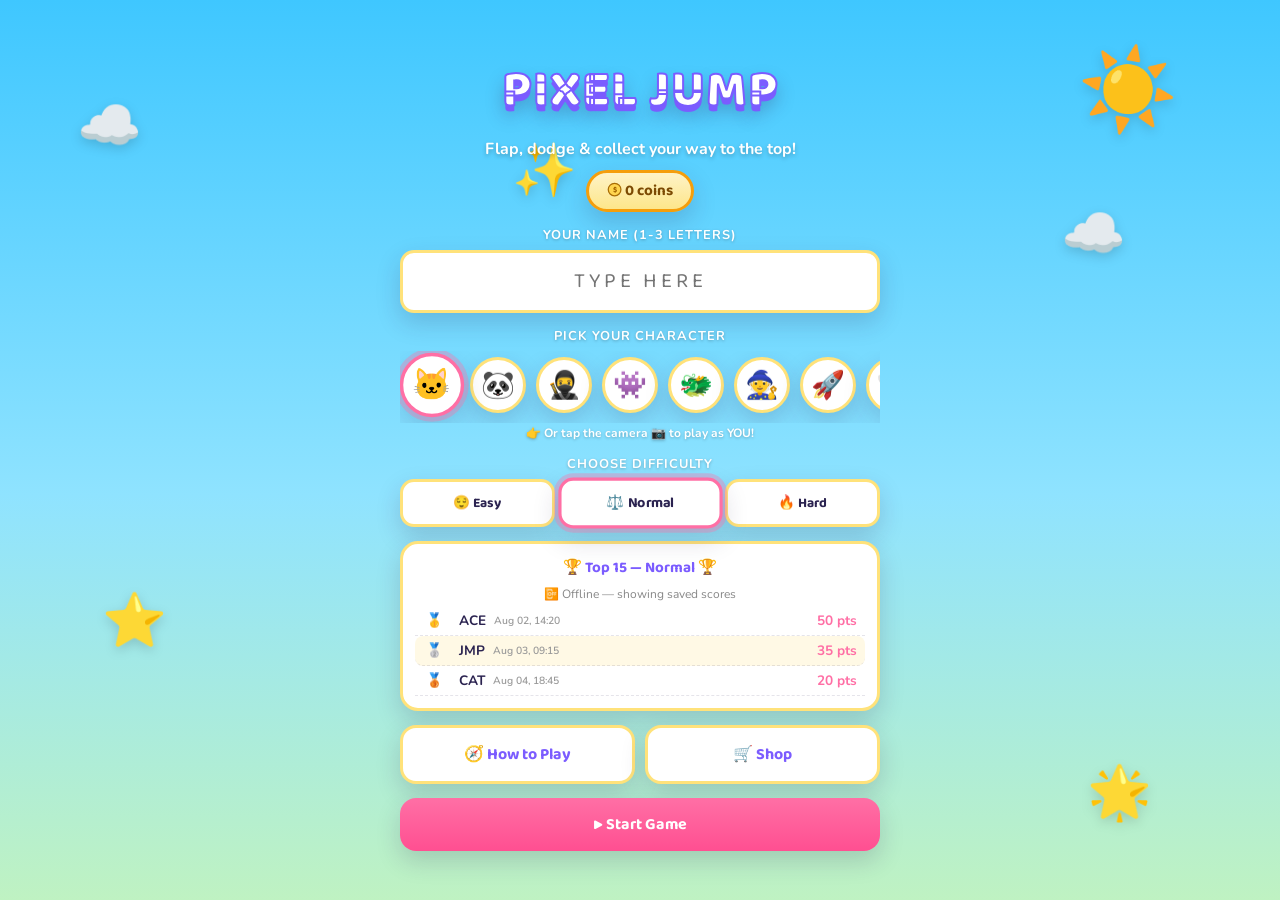
<file: index.html>
<!DOCTYPE html>
<html lang="en">
<head>
  <meta charset="UTF-8">
  <!--
    Viewport is locked to device width with no pinch-zoom so the game
    behaves like a native app on phones/tablets. `viewport-fit=cover`
    lets us pad around iPhone notches/home-indicators via CSS safe-area
    variables in style.css.
  -->
  <meta name="viewport" content="width=device-width, initial-scale=1.0, maximum-scale=1.0, user-scalable=no, viewport-fit=cover">
  <meta http-equiv="Cache-Control" content="no-cache, no-store, must-revalidate">
  <meta http-equiv="Pragma" content="no-cache">
  <meta http-equiv="Expires" content="0">
  <meta name="theme-color" content="#3fc7ff">
  <meta name="description" content="PixelJump - a bright, bouncy flap-and-dodge adventure for kids!">
  <title>PixelJump - v3.0.01</title>

  <!--
    =====================================================================
    AI / DEVELOPER EDITING REQUIREMENT
    =====================================================================
    Any assistant or developer that edits THIS FILE must bump the version
    in TWO places every time a change is made:
      1. The <title> tag above            (e.g. "PixelJump - v2.0.1")
      2. The game.js "?v=" query string    (bottom of this file)
    Use semantic versioning (MAJOR.MINOR.PATCH):
      - PATCH -> tiny fixes / copy tweaks / comment-only edits
      - MINOR -> new visuals, new UI, non-breaking features
      - MAJOR -> structural rewrites / breaking changes
    Bumping the query string forces browsers to fetch the new game.js
    instead of serving a stale cached copy.
    =====================================================================
  -->

  <!-- App icon (consistent bird mascot across favicon, home-screen icon,
       and PWA install icon — see icons/ folder). -->
  <link rel="icon" type="image/png" sizes="32x32" href="icons/favicon-32.png">
  <link rel="icon" type="image/png" sizes="16x16" href="icons/favicon-16.png">
  <link rel="apple-touch-icon" href="icons/apple-touch-icon.png">

  <!-- PWA: lets the game be installed to the home screen as a standalone
       app. See manifest.json + sw.js. iOS needs its own meta tags since it
       doesn't fully support the manifest spec for "Add to Home Screen". -->
  <link rel="manifest" href="manifest.json">
  <meta name="apple-mobile-web-app-capable" content="yes">
  <meta name="apple-mobile-web-app-status-bar-style" content="black-translucent">
  <meta name="apple-mobile-web-app-title" content="PixelJump">

  <!--
    Kid-friendly, rounded Google Fonts:
    - "Baloo 2"  -> bold, bubbly display face for titles/buttons
    - "Nunito"   -> soft, highly-legible rounded body face for UI text
    Both are free/open license fonts loaded from Google Fonts CDN.
  -->
  <link rel="preconnect" href="https://fonts.googleapis.com">
  <link rel="preconnect" href="https://fonts.gstatic.com" crossorigin>
  <link href="https://fonts.googleapis.com/css2?family=Baloo+2:wght@500;700;800&family=Nunito:wght@400;600;700;800&display=swap" rel="stylesheet">

  <link rel="stylesheet" href="style.css?v=2.9.1">
</head>
<body>

  <!-- ================================================================
       #game-container holds the gameplay canvas plus every DOM overlay
       screen (splash / game-over / info modal). Overlays are real HTML
       so text stays crisp on any screen and layout reflows naturally
       instead of relying on hand-placed pixel coordinates.
  ================================================================= -->
  <div id="game-container">

    <!-- Gameplay layer: pipes, player, particles, and the live score HUD
         are drawn here every frame. Sized in JS to fill the container
         edge-to-edge on any display (see game.js -> resizeCanvas). -->
    <canvas id="gameCanvas" aria-label="PixelJump game canvas"></canvas>

    <!-- ============================================================
         SPLASH / START SCREEN
    ============================================================= -->
    <section id="splash-screen" class="overlay" aria-label="Start screen">
      <!-- Purely decorative floating background elements (sun, clouds, stars) -->
      <div class="sky-decor" aria-hidden="true">
        <span class="decor sun">☀️</span>
        <span class="decor cloud cloud-a">☁️</span>
        <span class="decor cloud cloud-b">☁️</span>
        <span class="decor star star-a">⭐</span>
        <span class="decor star star-b">✨</span>
        <span class="decor star star-c">🌟</span>
      </div>

      <div class="splash-content">
        <h1 class="title" id="splashTitle">PIXEL JUMP</h1>
        <p class="subtitle">Flap, dodge &amp; collect your way to the top!</p>

        <!-- "Add to Home Screen" banner. Hidden by default; game.js decides
             whether/how to show it (native install button on Android/
             Chrome, manual Share-sheet instructions on iOS, nothing if
             already installed or previously dismissed). Lives in the
             normal page flow (not fixed/floating) so it can never cover
             other buttons on small screens. -->
        <div id="installBanner" class="install-banner hidden" role="status">
          <span id="installBannerText" class="install-banner-text"></span>
          <button type="button" class="install-cta hidden" id="installBannerBtn">Install</button>
          <button type="button" class="install-close" id="installBannerClose" aria-label="Dismiss">✕</button>
        </div>

        <!-- Persistent coin total, saved on this device via localStorage
             (see game.js -> totalCoins). Updated after every run. -->
        <div class="coin-badge" id="coinBadgeWrap" aria-label="Total coins collected">
          <svg class="coin-icon" viewBox="0 0 24 24" aria-hidden="true"><circle cx="12" cy="12" r="10" fill="#ffd54f" stroke="#a86c05" stroke-width="2"/><text x="12" y="16.5" text-anchor="middle" font-size="12" font-weight="800" fill="#a86c05" font-family="'Baloo 2', sans-serif">$</text></svg>
          <span id="totalCoinsDisplay">0</span> coins
        </div>

        <div class="input-group">
          <label for="initialsInput">Your name (1-3 letters)</label>
          <input type="text" id="initialsInput" maxlength="3" placeholder="TYPE HERE" autocomplete="off" spellcheck="false" inputmode="text" required>
        </div>

        <div class="input-group">
          <label id="avatarLabel">Pick your character</label>
          <div class="avatar-selector" id="avatarSelector" role="listbox" aria-labelledby="avatarLabel">
            <!-- Avatar buttons are generated in game.js from the AVATARS list,
                 plus one "use your own photo" camera button appended at the end. -->
          </div>
          <p class="avatar-hint">👉 Or tap the camera 📷 to play as YOU!</p>
        </div>

        <div class="input-group">
          <label id="difficultyLabel">Choose Difficulty</label>
          <div class="difficulty-selector" id="difficultySelector" role="radiogroup" aria-labelledby="difficultyLabel">
            <button type="button" class="diff-btn" data-difficulty="easy">😌 Easy</button>
            <button type="button" class="diff-btn" data-difficulty="normal">⚖️ Normal</button>
            <button type="button" class="diff-btn" data-difficulty="hard">🔥 Hard</button>
          </div>
        </div>

        <div class="leaderboard-box" id="splashLeaderboardBox">
          <h3>🏆 Top 15 — <span id="splashLeaderboardDiff">Normal</span> 🏆</h3>
          <p class="leaderboard-status" id="splashLeaderboardStatus">Loading scores…</p>
          <ul class="leaderboard-list" id="splashLeaderboardList"></ul>
        </div>

        <div class="btn-row">
          <button type="button" class="btn secondary-btn" id="howToPlayBtn">🧭 How to Play</button>
          <button type="button" class="btn secondary-btn" id="shopBtn">🛒 Shop</button>
        </div>
        <div class="btn-row">
          <button type="button" class="btn primary-btn bounce-hover" id="startGameBtn">▶ Start Game</button>
        </div>
      </div>
    </section>

    <!-- ============================================================
         GAME OVER SCREEN
    ============================================================= -->
    <section id="game-over-screen" class="overlay hidden" aria-label="Game over screen">
      <div class="splash-content">
        <h1 class="title title-gameover">GAME OVER</h1>
        <p id="final-score">Score: 0</p>

        <!-- Easy-to-scan run summary, populated in game.js -> renderStatsPanel -->
        <div class="stats-panel" id="statsPanel">
          <div class="stat-item stat-highlight">
            <span class="stat-label">🏆 Personal Best</span>
            <span class="stat-value" id="statBest">0</span>
          </div>
          <div class="stat-item">
            <span class="stat-label">🚧 Pipes Cleared</span>
            <span class="stat-value" id="statPipes">0</span>
          </div>
          <div class="stat-item">
            <span class="stat-label">⚔️ Best Sword Streak</span>
            <span class="stat-value" id="statSwordStreak">0</span>
          </div>
          <div class="stat-item">
            <span class="stat-label">😅 Best Close-Call Streak</span>
            <span class="stat-value" id="statGrazeStreak">0</span>
          </div>
          <div class="stat-item">
            <span class="stat-label">🎯 Best Perfect Streak</span>
            <span class="stat-value" id="statPerfectStreak">0</span>
          </div>
          <div class="stat-item stat-wide">
            <span class="stat-label"><svg class="coin-icon" viewBox="0 0 24 24" aria-hidden="true"><circle cx="12" cy="12" r="10" fill="#ffd54f" stroke="#a86c05" stroke-width="2"/><text x="12" y="16.5" text-anchor="middle" font-size="12" font-weight="800" fill="#a86c05" font-family="'Baloo 2', sans-serif">$</text></svg> Coins Earned</span>
            <span class="stat-value" id="statCoins">+0 (Total: 0)</span>
          </div>
          <div class="stat-item stat-wide">
            <span class="stat-label">📈 Speed Reached</span>
            <div class="ramp-bar-track"><div class="ramp-bar-fill" id="statRampFill"></div></div>
            <span class="stat-value" id="statRampLabel">0/40</span>
          </div>
        </div>

        <div class="leaderboard-box" id="gameOverLeaderboardBox">
          <h3>🏅 Top 15 — <span id="gameOverLeaderboardDiff">Normal</span> 🏅</h3>
          <p class="leaderboard-status" id="gameOverLeaderboardStatus">Loading scores…</p>
          <ul class="leaderboard-list" id="gameOverLeaderboardList"></ul>
        </div>

        <div class="btn-row">
          <button type="button" class="btn secondary-btn" id="muteBtn">🔊 Audio: On</button>
          <button type="button" class="btn secondary-btn" id="customAvatarBtn">📷 Use My Photo</button>
        </div>
        <div class="btn-row">
          <button type="button" class="btn secondary-btn" id="homeBtn">🏠 Home</button>
          <button type="button" class="btn primary-btn bounce-hover" id="playAgainBtn">🎮 Play Again</button>
        </div>
      </div>
    </section>

    <!-- ============================================================
         "HOW TO PLAY" ANIMATED TUTORIAL MODAL
         Only opens when the "How to Play" button is clicked — never shown
         automatically. Content is driven from game.js (tutorialSteps),
         which reuses the same GUIDE_SECTIONS data as the gameplay values.
    ============================================================= -->
    <section id="info-modal" class="overlay hidden" aria-label="How to play tutorial">
      <div class="splash-content modal-content tutorial-content">
        <h2 class="modal-title" id="tutorialTitle">🧭 How to Play</h2>

        <canvas id="tutorialCanvas" class="tutorial-canvas" width="360" height="220" aria-label="Animated gameplay preview"></canvas>
        <p class="tutorial-caption" id="tutorialCaption">Tap or click anywhere to flap your wings!</p>

        <div class="tutorial-dots" id="tutorialDots" role="tablist" aria-label="Tutorial steps"></div>

        <div class="btn-row">
          <button type="button" class="btn secondary-btn" id="tutorialPrevBtn">◀ Back</button>
          <button type="button" class="btn secondary-btn" id="tutorialNextBtn">Next ▶</button>
        </div>
        <button type="button" class="btn primary-btn bounce-hover" id="closeInfoBtn">Got it, let's fly! 🚀</button>
      </div>
    </section>

    <!-- ============================================================
         COIN-BUYABLE REVIVE PROMPT
         Only shown mid-run when the player has just died, has no
         shield/feather left, and has enough coins banked to afford a
         revive (see game.js -> offerRevive). Capped at one use per run.
    ============================================================= -->
    <section id="revive-modal" class="overlay hidden" aria-label="Revive with coins">
      <div class="splash-content modal-content revive-content">
        <h2 class="modal-title">💔 You Crashed!</h2>
        <p class="revive-text">Spend coins to keep flying?</p>
        <div class="revive-coin-row">
          <span class="revive-cost-badge"><svg class="coin-icon" viewBox="0 0 24 24" aria-hidden="true"><circle cx="12" cy="12" r="10" fill="#ffd54f" stroke="#a86c05" stroke-width="2"/><text x="12" y="16.5" text-anchor="middle" font-size="12" font-weight="800" fill="#a86c05" font-family="'Baloo 2', sans-serif">$</text></svg> <span id="reviveCoinCost">20</span></span>
          <span class="revive-balance">You have <span id="reviveCoinBalance">0</span> <svg class="coin-icon" viewBox="0 0 24 24" aria-hidden="true"><circle cx="12" cy="12" r="10" fill="#ffd54f" stroke="#a86c05" stroke-width="2"/><text x="12" y="16.5" text-anchor="middle" font-size="12" font-weight="800" fill="#a86c05" font-family="'Baloo 2', sans-serif">$</text></svg></span>
        </div>
        <div class="btn-row">
          <button type="button" class="btn secondary-btn" id="declineReviveBtn">❌ End Run</button>
          <button type="button" class="btn primary-btn bounce-hover" id="reviveBtn">💖 Revive</button>
        </div>
        <p class="revive-hint">One coin-revive per run — choose wisely!</p>
      </div>
    </section>

    <!-- ============================================================
         SHOP — spend banked coins on cosmetics/perks
         Only reachable from the splash screen. Content is generated
         from game.js -> SHOP_ITEMS / renderShopList so pricing and
         ownership always match the actual gameplay effects.
    ============================================================= -->
    <section id="shop-modal" class="overlay hidden" aria-label="Shop">
      <div class="splash-content modal-content shop-content">
        <h2 class="modal-title">🛒 Shop</h2>
        <div class="coin-badge" id="shopCoinBadge" aria-label="Coins available to spend">
          <svg class="coin-icon" viewBox="0 0 24 24" aria-hidden="true"><circle cx="12" cy="12" r="10" fill="#ffd54f" stroke="#a86c05" stroke-width="2"/><text x="12" y="16.5" text-anchor="middle" font-size="12" font-weight="800" fill="#a86c05" font-family="'Baloo 2', sans-serif">$</text></svg>
          <span id="shopCoinBalance">0</span> coins
        </div>
        <div class="shop-list" id="shopList">
          <!-- Populated from game.js -->
        </div>
        <button type="button" class="btn primary-btn bounce-hover" id="closeShopBtn">Done</button>
      </div>
    </section>

  </div>

  <!-- Hidden native file input used for uploading a custom avatar photo -->
  <input type="file" id="avatarUpload" accept="image/*" aria-hidden="true">

<script src="game.js?v=3.0.01"></script></body>
</html>
</file>
<file: style.css>
/* =========================================================================
   PixelJump Stylesheet
   Version: v2.9.1

   AI / DEVELOPER EDITING REQUIREMENT:
   Any assistant or developer who edits this file MUST bump the version
   number above AND the "?v=" query string on the <link> tag that loads
   this file in index.html, using semantic versioning (MAJOR.MINOR.PATCH).
   ========================================================================= */

/* -------------------------------------------------------------------------
   Design tokens: the kid-arcade color palette + fonts used everywhere.
   Keeping these as CSS variables means the whole theme can be re-colored
   from one place.
------------------------------------------------------------------------- */
:root {
  --sky-top: #3fc7ff;
  --sky-bottom: #8fe3ff;
  --sun-yellow: #ffd54f;
  --candy-pink: #ff6fa5;
  --grass-green: #52d17c;
  --grape-purple: #7b5cff;
  --ink: #2b2350;              /* main text color, deep playful plum */
  --card-bg: #ffffff;
  --card-border: #ffe27a;
  --shadow-soft: 0 10px 24px rgba(43, 35, 80, 0.18);
  --font-display: 'Baloo 2', 'Segoe UI', sans-serif;
  --font-body: 'Nunito', 'Segoe UI', sans-serif;
  /* Safe-area insets keep UI clear of notches / home indicators */
  --safe-top: env(safe-area-inset-top, 0px);
  --safe-bottom: env(safe-area-inset-bottom, 0px);
  --safe-left: env(safe-area-inset-left, 0px);
  --safe-right: env(safe-area-inset-right, 0px);
}

* {
  box-sizing: border-box;
  margin: 0;
  padding: 0;
  user-select: none;
  -webkit-user-select: none;
  touch-action: manipulation;
}

html, body {
  width: 100%;
  height: 100%;
  overflow: hidden;
  background: #041022;
  font-family: var(--font-body);
  color: var(--ink);
}

body {
  display: flex;
  justify-content: center;
  align-items: center;
  /* dvh = dynamic viewport height, avoids the mobile-browser address-bar
     jump you get with plain vh */
  min-height: 100dvh;
}

/* -------------------------------------------------------------------------
   #game-container: fills the whole viewport edge-to-edge on every device.
   No max-width/letterboxing — the canvas inside is resized in JS to
   exactly match this box, so gameplay uses all available screen space.
------------------------------------------------------------------------- */
#game-container {
  position: relative;
  width: 100vw;
  height: 100dvh;
  overflow: hidden;
  background: linear-gradient(180deg, var(--sky-top) 0%, var(--sky-bottom) 100%);
  padding: var(--safe-top) var(--safe-right) var(--safe-bottom) var(--safe-left);
}

canvas {
  display: block;
  width: 100%;
  height: 100%;
  background: transparent;
}

input[type="file"] {
  display: none;
}

/* =========================================================================
   OVERLAY SCREENS (splash / game-over / info modal)
   Real HTML on top of the canvas so text is always crisp and layout
   reflows automatically with flexbox instead of manual pixel math.
   ========================================================================= */
.overlay {
  position: absolute;
  inset: 0;
  display: flex;
  justify-content: center;
  align-items: center;
  padding: max(16px, var(--safe-top)) max(16px, var(--safe-right)) max(16px, var(--safe-bottom)) max(16px, var(--safe-left));
  background: linear-gradient(180deg, #3fc7ff 0%, #8fe3ff 55%, #bff2c2 100%);
  overflow-y: auto;
  z-index: 10;
  animation: fadeIn 0.25s ease;
}

#info-modal {
  z-index: 20;
  background: rgba(20, 20, 45, 0.55);
  backdrop-filter: blur(6px);
}

.hidden {
  display: none !important;
}

@keyframes fadeIn {
  from { opacity: 0; }
  to { opacity: 1; }
}

/* Decorative sky elements behind the splash content */
.sky-decor {
  position: absolute;
  inset: 0;
  overflow: hidden;
  pointer-events: none;
  z-index: 0;
}
.decor {
  position: absolute;
  font-size: clamp(28px, 6vw, 52px);
  filter: drop-shadow(0 4px 6px rgba(0,0,0,0.15));
}
.sun { top: 4%; right: 8%; font-size: clamp(40px, 9vw, 80px); animation: spin 18s linear infinite; }
.cloud-a { top: 10%; left: 6%; animation: floatX 14s ease-in-out infinite; }
.cloud-b { top: 22%; right: 12%; animation: floatX 16s ease-in-out infinite reverse; }
.star-a { top: 65%; left: 8%; animation: twinkle 3s ease-in-out infinite; }
.star-b { top: 15%; left: 40%; animation: twinkle 2.4s ease-in-out infinite 0.5s; }
.star-c { bottom: 8%; right: 10%; animation: twinkle 2.8s ease-in-out infinite 1s; }

@keyframes spin { from { transform: rotate(0deg); } to { transform: rotate(360deg); } }
@keyframes floatX { 0%,100% { transform: translateX(0); } 50% { transform: translateX(18px); } }
@keyframes twinkle { 0%,100% { opacity: 0.4; transform: scale(0.85); } 50% { opacity: 1; transform: scale(1.15); } }

/* -------------------------------------------------------------------------
   Splash content card
------------------------------------------------------------------------- */
.splash-content {
  position: relative;
  z-index: 1;
  width: 100%;
  max-width: 460px;
  display: flex;
  flex-direction: column;
  align-items: center;
  gap: 14px;
}

.title {
  font-family: var(--font-display);
  font-weight: 800;
  font-size: clamp(2rem, 9vw, 3.2rem);
  letter-spacing: 1px;
  text-align: center;
  color: #fff;
  -webkit-text-stroke: 2px var(--grape-purple);
  text-shadow: 0 6px 0 var(--grape-purple), 0 10px 18px rgba(43,35,80,0.35);
  animation: wiggle 3.2s ease-in-out infinite;
}

.title-gameover {
  -webkit-text-stroke: 2px #c2185b;
  text-shadow: 0 6px 0 #c2185b, 0 10px 18px rgba(43,35,80,0.35);
}

@keyframes wiggle {
  0%, 100% { transform: rotate(-2deg); }
  50% { transform: rotate(2deg); }
}

.subtitle {
  font-weight: 700;
  color: #ffffff;
  text-shadow: 0 2px 4px rgba(0,0,0,0.25);
  text-align: center;
  font-size: clamp(0.85rem, 3vw, 1rem);
  margin-top: -8px;
}

/* -------------------------------------------------------------------------
   Form controls
------------------------------------------------------------------------- */
.input-group {
  width: 100%;
  display: flex;
  flex-direction: column;
  gap: 6px;
}

.input-group label {
  font-size: 0.8rem;
  font-weight: 700;
  color: #ffffff;
  text-shadow: 0 1px 3px rgba(0,0,0,0.25);
  text-transform: uppercase;
  letter-spacing: 1px;
  text-align: center;
}

input[type="text"] {
  width: 100%;
  padding: 12px 14px;
  border-radius: 14px;
  border: 3px solid var(--card-border);
  background: var(--card-bg);
  color: var(--ink);
  font-family: var(--font-display);
  font-size: 1.3rem;
  text-align: center;
  text-transform: uppercase;
  letter-spacing: 4px;
  outline: none;
  box-shadow: var(--shadow-soft);
  transition: transform 0.15s ease, box-shadow 0.15s ease;
}

input[type="text"]:focus {
  transform: scale(1.03);
  border-color: var(--candy-pink);
  box-shadow: 0 0 0 4px rgba(255, 111, 165, 0.35), var(--shadow-soft);
}

input[type="text"].invalid {
  border-color: #ff1744 !important;
  box-shadow: 0 0 0 4px rgba(255, 23, 68, 0.35) !important;
}

/* Avatar picker: horizontally scrollable row of round emoji buttons */
.avatar-selector {
  display: flex;
  gap: 10px;
  overflow-x: auto;
  padding: 6px 4px 10px;
  scroll-snap-type: x proximity;
  width: 100%;
  justify-content: flex-start;
}
.avatar-selector::-webkit-scrollbar { height: 6px; }
.avatar-selector::-webkit-scrollbar-thumb { background: rgba(255,255,255,0.6); border-radius: 4px; }

.avatar-btn {
  scroll-snap-align: center;
  flex: 0 0 auto;
  display: flex;
  align-items: center;
  justify-content: center;
  width: 56px;
  height: 56px;
  font-size: 1.7rem;
  background: var(--card-bg);
  border: 3px solid var(--card-border);
  border-radius: 50%;
  cursor: pointer;
  box-shadow: var(--shadow-soft);
  transition: transform 0.15s ease, border-color 0.15s ease;
}

.avatar-btn span, .avatar-btn img {
  pointer-events: none;
  width: 100%;
  height: 100%;
  border-radius: 50%;
  display: flex;
  align-items: center;
  justify-content: center;
  object-fit: cover;
}

.avatar-btn.active {
  border-color: var(--candy-pink);
  transform: scale(1.15);
  box-shadow: 0 0 0 4px rgba(255, 111, 165, 0.35), var(--shadow-soft);
}

.avatar-btn:hover { transform: scale(1.08); }

.avatar-btn.upload-btn {
  background: var(--grass-green);
  color: #fff;
  border-color: #2fa956;
  border-style: dashed;
  position: relative;
}

.avatar-btn.upload-btn .plus-badge {
  position: absolute;
  top: -4px;
  right: -4px;
  width: 18px;
  height: 18px;
  border-radius: 50%;
  background: var(--candy-pink);
  color: #fff;
  font-style: normal;
  font-weight: 800;
  font-size: 0.75rem;
  display: flex;
  align-items: center;
  justify-content: center;
  border: 2px solid #fff;
}

.avatar-hint {
  width: 100%;
  text-align: center;
  font-size: 0.75rem;
  font-weight: 700;
  color: #fff;
  text-shadow: 0 1px 3px rgba(0,0,0,0.25);
  margin-top: -4px;
}

/* -------------------------------------------------------------------------
   Difficulty selector (Easy / Normal / Hard) — same sizing rhythm as
   avatar-btn, but a horizontal pill row instead of round icons.
------------------------------------------------------------------------- */
.difficulty-selector {
  display: flex;
  gap: 8px;
  width: 100%;
}

.diff-btn {
  flex: 1;
  padding: 10px 6px;
  border-radius: 14px;
  border: 3px solid var(--card-border);
  background: var(--card-bg);
  color: var(--ink);
  font-family: var(--font-display);
  font-weight: 700;
  font-size: 0.85rem;
  cursor: pointer;
  box-shadow: var(--shadow-soft);
  transition: transform 0.15s ease, border-color 0.15s ease;
}

.diff-btn:hover { transform: scale(1.05); }

.diff-btn.active {
  border-color: var(--candy-pink);
  transform: scale(1.06);
  box-shadow: 0 0 0 4px rgba(255, 111, 165, 0.35), var(--shadow-soft);
}

.diff-btn[data-difficulty="easy"].active { border-color: var(--grass-green); box-shadow: 0 0 0 4px rgba(82, 209, 124, 0.35), var(--shadow-soft); }
.diff-btn[data-difficulty="hard"].active { border-color: #ef4444; box-shadow: 0 0 0 4px rgba(239, 68, 68, 0.35), var(--shadow-soft); }

/* -------------------------------------------------------------------------
   Leaderboard card
------------------------------------------------------------------------- */
.leaderboard-box {
  width: 100%;
  max-height: 180px;
  background: var(--card-bg);
  border-radius: 18px;
  padding: 12px;
  border: 3px solid var(--card-border);
  box-shadow: var(--shadow-soft);
  overflow-y: auto;
}

.leaderboard-box h3 {
  font-family: var(--font-display);
  font-size: 0.95rem;
  color: var(--grape-purple);
  text-align: center;
  margin-bottom: 6px;
}

.leaderboard-status {
  text-align: center;
  font-size: 0.75rem;
  color: #888;
  margin-bottom: 4px;
}

.leaderboard-list {
  list-style: none;
  font-size: 0.85rem;
  font-weight: 700;
}

.leaderboard-list li {
  display: flex;
  justify-content: space-between;
  align-items: center;
  padding: 5px 8px;
  border-bottom: 1px dashed rgba(43, 35, 80, 0.12);
}

.leaderboard-list li:nth-child(even) {
  background: rgba(255, 213, 79, 0.15);
  border-radius: 8px;
}

.rank-badge {
  display: inline-block;
  width: 22px;
  text-align: center;
  margin-right: 6px;
}

.score-date { display: flex; align-items: center; gap: 8px; }
.time-stamp { font-size: 0.65rem; color: #999; font-weight: 600; }
.score-val { color: var(--candy-pink); }

/* -------------------------------------------------------------------------
   Buttons
------------------------------------------------------------------------- */
.btn-row {
  display: flex;
  gap: 10px;
  width: 100%;
}

.btn {
  flex: 1;
  padding: 14px 10px;
  border: none;
  border-radius: 16px;
  font-family: var(--font-display);
  font-weight: 700;
  font-size: clamp(0.85rem, 3vw, 1rem);
  cursor: pointer;
  box-shadow: var(--shadow-soft);
  transition: transform 0.12s ease, box-shadow 0.12s ease;
}

.btn:active { transform: translateY(2px) scale(0.98); }

.primary-btn {
  background: linear-gradient(180deg, var(--candy-pink), #ff4f91);
  color: #fff;
}

.secondary-btn {
  background: #fff;
  color: var(--grape-purple);
  border: 3px solid var(--card-border);
}

.bounce-hover:hover { animation: bounce 0.5s ease infinite; }
@keyframes bounce {
  0%, 100% { transform: translateY(0); }
  50% { transform: translateY(-4px); }
}

/* -------------------------------------------------------------------------
   Info / "How to Play" modal
------------------------------------------------------------------------- */
.modal-content {
  background: var(--card-bg);
  border-radius: 24px;
  padding: 20px;
  border: 4px solid var(--card-border);
}

.modal-title {
  font-family: var(--font-display);
  font-size: 1.2rem;
  color: var(--grape-purple);
  text-align: center;
  margin-bottom: 14px;
}

/* -------------------------------------------------------------------------
   Coin-buyable revive prompt
------------------------------------------------------------------------- */
#revive-modal { z-index: 25; background: rgba(20, 10, 30, 0.6); backdrop-filter: blur(6px); }

.revive-content { gap: 12px; }

.revive-text {
  font-weight: 700;
  color: var(--ink);
  text-align: center;
}

.revive-coin-row {
  display: flex;
  flex-direction: column;
  align-items: center;
  gap: 4px;
  width: 100%;
}

.revive-cost-badge {
  font-family: var(--font-display);
  font-weight: 800;
  font-size: 1.4rem;
  color: #7c4a03;
  background: linear-gradient(180deg, #fef3c7, #fde68a);
  border: 3px solid #f59e0b;
  border-radius: 999px;
  padding: 6px 22px;
}

.revive-balance {
  font-size: 0.75rem;
  font-weight: 700;
  color: var(--ink);
  opacity: 0.75;
}

.revive-hint {
  font-size: 0.7rem;
  font-weight: 600;
  color: var(--ink);
  opacity: 0.6;
  text-align: center;
}

/* -------------------------------------------------------------------------
   Shop
------------------------------------------------------------------------- */
.shop-content { gap: 10px; }

.shop-list {
  width: 100%;
  max-height: 340px;
  overflow-y: auto;
  display: flex;
  flex-direction: column;
  gap: 8px;
  margin-bottom: 4px;
}

.shop-item {
  display: flex;
  align-items: center;
  gap: 10px;
  background: #fff7e0;
  border: 2px solid var(--card-border);
  border-radius: 14px;
  padding: 10px 12px;
}

.shop-item.owned { background: #f0fdf4; border-color: var(--grass-green); }
.shop-item.equipped { border-color: var(--candy-pink); box-shadow: 0 0 0 3px rgba(255, 111, 165, 0.25); }

.shop-item-icon { font-size: 1.6rem; flex: 0 0 auto; }

.shop-item-info { flex: 1; display: flex; flex-direction: column; gap: 1px; min-width: 0; }
.shop-item-info strong { color: var(--ink); font-size: 0.85rem; }
.shop-item-info span { color: var(--ink); opacity: 0.7; font-size: 0.7rem; }

.shop-item-action {
  flex: 0 0 auto;
  padding: 8px 12px;
  border-radius: 12px;
  border: none;
  font-family: var(--font-display);
  font-weight: 700;
  font-size: 0.75rem;
  cursor: pointer;
  white-space: nowrap;
}

.shop-item-action.buy { background: linear-gradient(180deg, var(--candy-pink), #ff4f91); color: #fff; }
.shop-item-action.buy:disabled { background: #d1d5db; color: #6b7280; cursor: not-allowed; }
.shop-item-action.equip { background: #fff; color: var(--grape-purple); border: 2px solid var(--card-border); }
.shop-item-action.equipped-label { background: var(--grass-green); color: #fff; cursor: default; }

.tutorial-canvas {
  width: 100%;
  max-width: 360px;
  aspect-ratio: 360 / 220;
  border-radius: 16px;
  border: 3px solid var(--card-border);
  box-shadow: var(--shadow-soft);
  background: linear-gradient(180deg, #38bdf8, #8fe3ff);
  display: block;
}

.tutorial-caption {
  min-height: 2.6em;
  display: flex;
  align-items: center;
  justify-content: center;
  text-align: center;
  font-size: 0.85rem;
  font-weight: 700;
  color: var(--ink);
  padding: 0 4px;
}

.tutorial-dots {
  display: flex;
  flex-wrap: wrap;
  justify-content: center;
  gap: 6px;
  margin: -4px 0 2px;
}

.tutorial-dot {
  width: 9px;
  height: 9px;
  border-radius: 50%;
  border: none;
  background: var(--card-border);
  cursor: pointer;
  padding: 0;
  transition: transform 0.15s ease, background 0.15s ease;
}

.tutorial-dot.active {
  background: var(--candy-pink);
  transform: scale(1.3);
}

#final-score {
  font-family: var(--font-display);
  font-size: 1.3rem;
  color: var(--grape-purple);
  background: #fff;
  padding: 8px 18px;
  border-radius: 12px;
  box-shadow: var(--shadow-soft);
}

/* -------------------------------------------------------------------------
   Persistent coin badge (splash screen) — saved per-device via localStorage
------------------------------------------------------------------------- */
.coin-badge {
  font-family: var(--font-display);
  font-weight: 700;
  font-size: 0.95rem;
  color: #7c4a03;
  background: linear-gradient(180deg, #fef3c7, #fde68a);
  border: 3px solid #f59e0b;
  border-radius: 999px;
  padding: 6px 18px;
  box-shadow: var(--shadow-soft);
  margin-top: -4px;
}

/* Reusable inline gold-coin SVG icon — used instead of the 🪙 emoji, which
   doesn't render reliably as text across every platform/browser. */
.coin-icon {
  width: 1em;
  height: 1em;
  vertical-align: -0.15em;
  display: inline-block;
}

/* -------------------------------------------------------------------------
   "Add to Home Screen" install banner — lives in the normal splash-content
   flex flow (NOT fixed/floating), so it simply pushes other elements down
   instead of ever covering buttons like Start Game on small screens.
------------------------------------------------------------------------- */
.install-banner {
  width: 100%;
  display: flex;
  align-items: center;
  gap: 10px;
  background: #fff;
  border: 3px solid var(--card-border);
  border-radius: 16px;
  padding: 10px 12px;
  box-shadow: var(--shadow-soft);
  animation: fadeIn 0.3s ease;
}

.install-banner-text {
  flex: 1;
  font-size: 0.75rem;
  font-weight: 700;
  color: var(--ink);
  line-height: 1.3;
  text-align: left;
}

.install-cta {
  flex: 0 0 auto;
  background: linear-gradient(180deg, var(--candy-pink), #ff4f91);
  color: #fff;
  border: none;
  border-radius: 12px;
  padding: 8px 14px;
  font-family: var(--font-display);
  font-weight: 700;
  font-size: 0.8rem;
  cursor: pointer;
}

.install-close {
  flex: 0 0 auto;
  background: none;
  border: none;
  color: var(--ink);
  opacity: 0.5;
  font-size: 1rem;
  cursor: pointer;
  padding: 4px;
}

/* -------------------------------------------------------------------------
   End-of-run stats panel — sits right under the score so results are easy
   to scan at a glance alongside the personal best.
------------------------------------------------------------------------- */
.stats-panel {
  display: grid;
  grid-template-columns: 1fr 1fr;
  gap: 8px;
  width: 100%;
}

.stat-item {
  display: flex;
  flex-direction: column;
  align-items: center;
  justify-content: center;
  gap: 2px;
  background: #fff;
  border: 2px solid var(--card-border);
  border-radius: 12px;
  padding: 8px 6px;
  box-shadow: var(--shadow-soft);
}

.stat-item.stat-wide { grid-column: 1 / -1; }

.stat-item.stat-highlight {
  background: linear-gradient(180deg, #fff7e0, #ffe9a8);
  border-color: var(--candy-pink);
}

.stat-label {
  font-size: 0.68rem;
  font-weight: 700;
  color: var(--ink);
  text-align: center;
  opacity: 0.8;
}

.stat-value {
  font-family: var(--font-display);
  font-size: 1rem;
  font-weight: 700;
  color: var(--grape-purple);
  text-align: center;
}

.ramp-bar-track {
  width: 100%;
  height: 10px;
  background: #f1f1f6;
  border-radius: 999px;
  overflow: hidden;
  margin: 4px 0 2px;
  border: 1px solid rgba(43, 35, 80, 0.1);
}

.ramp-bar-fill {
  height: 100%;
  width: 0%;
  background: linear-gradient(90deg, #38bdf8, #f97316);
  border-radius: 999px;
  transition: width 0.5s ease;
}

.shake { animation: shakeAnim 0.3s ease-in-out; }
@keyframes shakeAnim {
  0% { transform: translate(0, 0); }
  20% { transform: translate(-6px, 4px); }
  40% { transform: translate(6px, -4px); }
  60% { transform: translate(-4px, 2px); }
  80% { transform: translate(4px, -2px); }
  100% { transform: translate(0, 0); }
}

/* -------------------------------------------------------------------------
   Small phones: tighten spacing so everything still fits without scrolling
------------------------------------------------------------------------- */
@media (max-height: 700px) {
  .leaderboard-box { max-height: 120px; }
  .splash-content { gap: 8px; }
  .stat-item { padding: 6px 4px; }
  .stat-value { font-size: 0.9rem; }
}

/* Large / desktop screens: cap width so the card doesn't stretch too wide */
@media (min-width: 900px) {
  .splash-content { max-width: 480px; }
}
</file>
